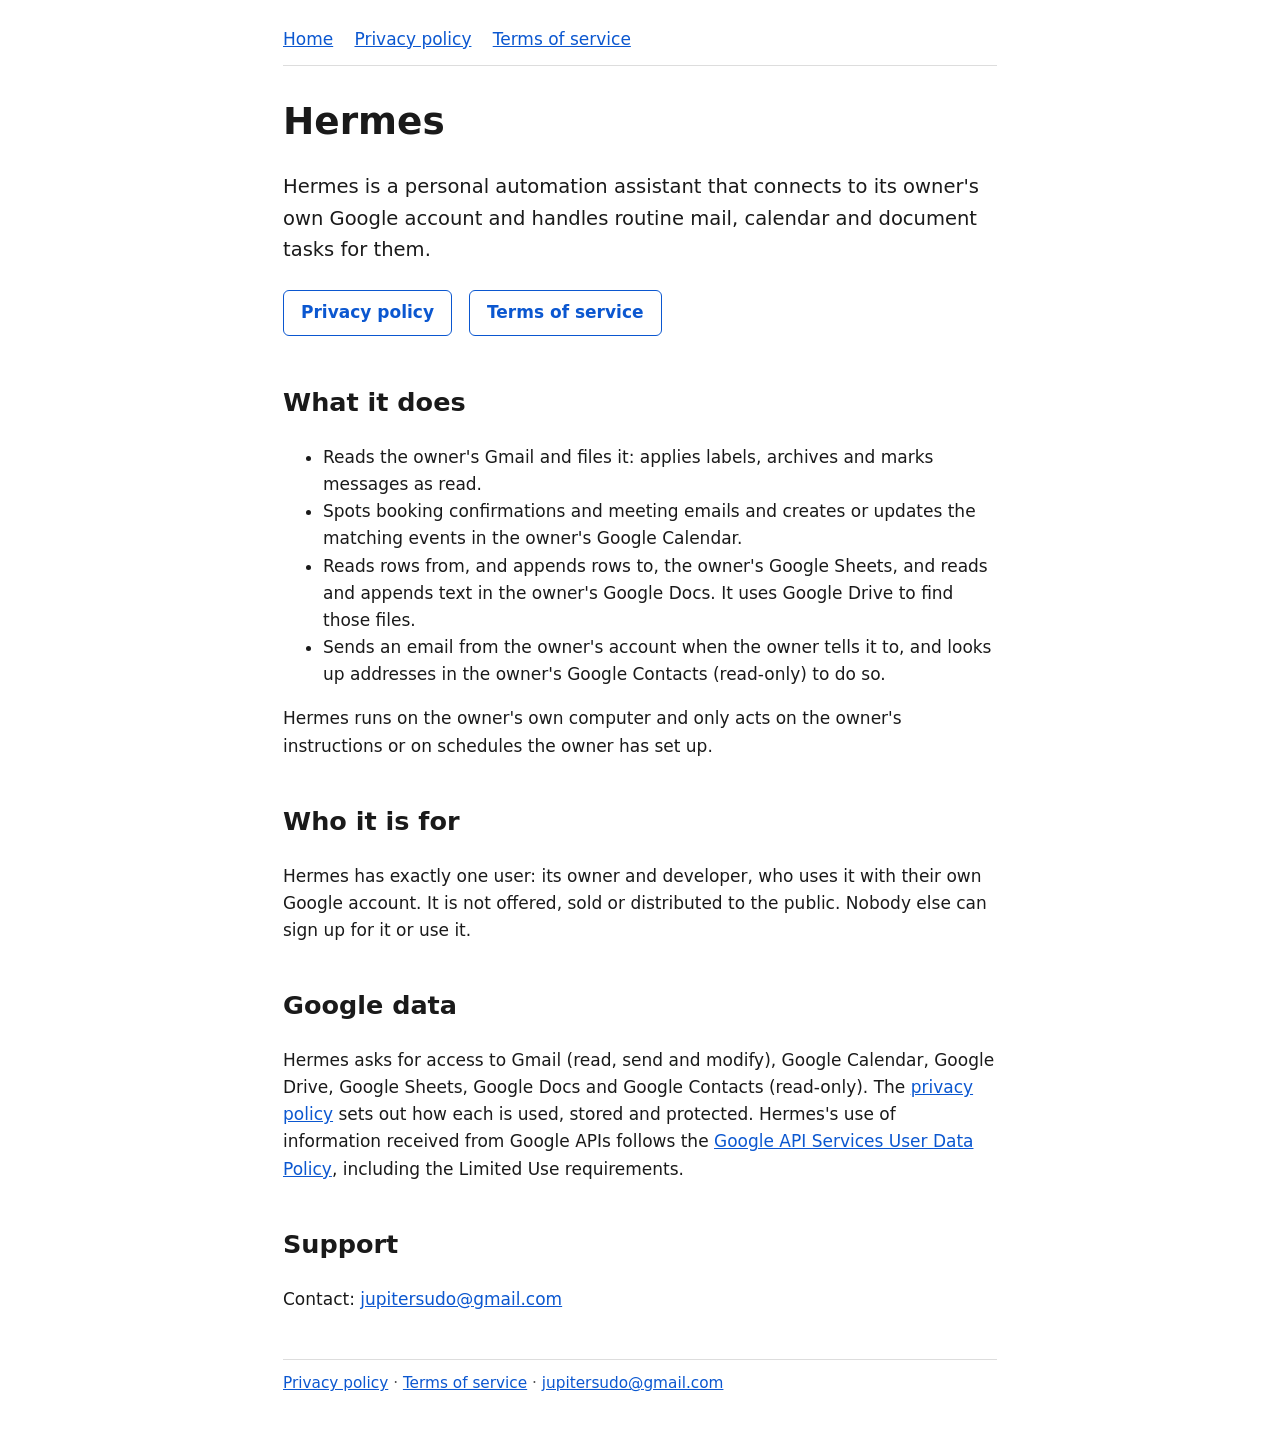
<file: index.html>
<!doctype html>
<html lang="en">
<head>
<meta charset="utf-8">
<meta name="viewport" content="width=device-width, initial-scale=1">
<!-- GOOGLE SEARCH CONSOLE VERIFICATION: replace this comment with the tag Search Console gives you, e.g.
     <meta name="google-site-verification" content="YOUR-TOKEN-HERE">
     See README.md, "Verify domain ownership in Google Search Console". -->
<title>Hermes – personal automation assistant</title>
<meta name="description" content="Hermes is a personal, single-user automation assistant that works with its owner's own Google account.">
<link rel="stylesheet" href="style.css">
</head>
<body>
<nav><a href="./">Home</a><a href="privacy.html">Privacy policy</a><a href="terms.html">Terms of service</a></nav>

<h1>Hermes</h1>
<p class="lead">Hermes is a personal automation assistant that connects to its owner's own Google account and handles routine mail, calendar and document tasks for them.</p>

<p class="links"><a href="privacy.html">Privacy policy</a><a href="terms.html">Terms of service</a></p>

<h2>What it does</h2>
<ul>
  <li>Reads the owner's Gmail and files it: applies labels, archives and marks messages as read.</li>
  <li>Spots booking confirmations and meeting emails and creates or updates the matching events in the owner's Google Calendar.</li>
  <li>Reads rows from, and appends rows to, the owner's Google Sheets, and reads and appends text in the owner's Google Docs. It uses Google Drive to find those files.</li>
  <li>Sends an email from the owner's account when the owner tells it to, and looks up addresses in the owner's Google Contacts (read-only) to do so.</li>
</ul>
<p>Hermes runs on the owner's own computer and only acts on the owner's instructions or on schedules the owner has set up.</p>

<h2>Who it is for</h2>
<p>Hermes has exactly one user: its owner and developer, who uses it with their own Google account. It is not offered, sold or distributed to the public. Nobody else can sign up for it or use it.</p>

<h2>Google data</h2>
<p>Hermes asks for access to Gmail (read, send and modify), Google Calendar, Google Drive, Google Sheets, Google Docs and Google Contacts (read-only). The <a href="privacy.html">privacy policy</a> sets out how each is used, stored and protected. Hermes's use of information received from Google APIs follows the <a href="https://developers.google.com/terms/api-services-user-data-policy">Google API Services User Data Policy</a>, including the Limited Use requirements.</p>

<h2>Support</h2>
<p>Contact: <a href="mailto:jupitersudo@gmail.com">jupitersudo@gmail.com</a></p>

<footer><a href="privacy.html">Privacy policy</a> · <a href="terms.html">Terms of service</a> · <a href="mailto:jupitersudo@gmail.com">jupitersudo@gmail.com</a></footer>
</body>
</html>
</file>
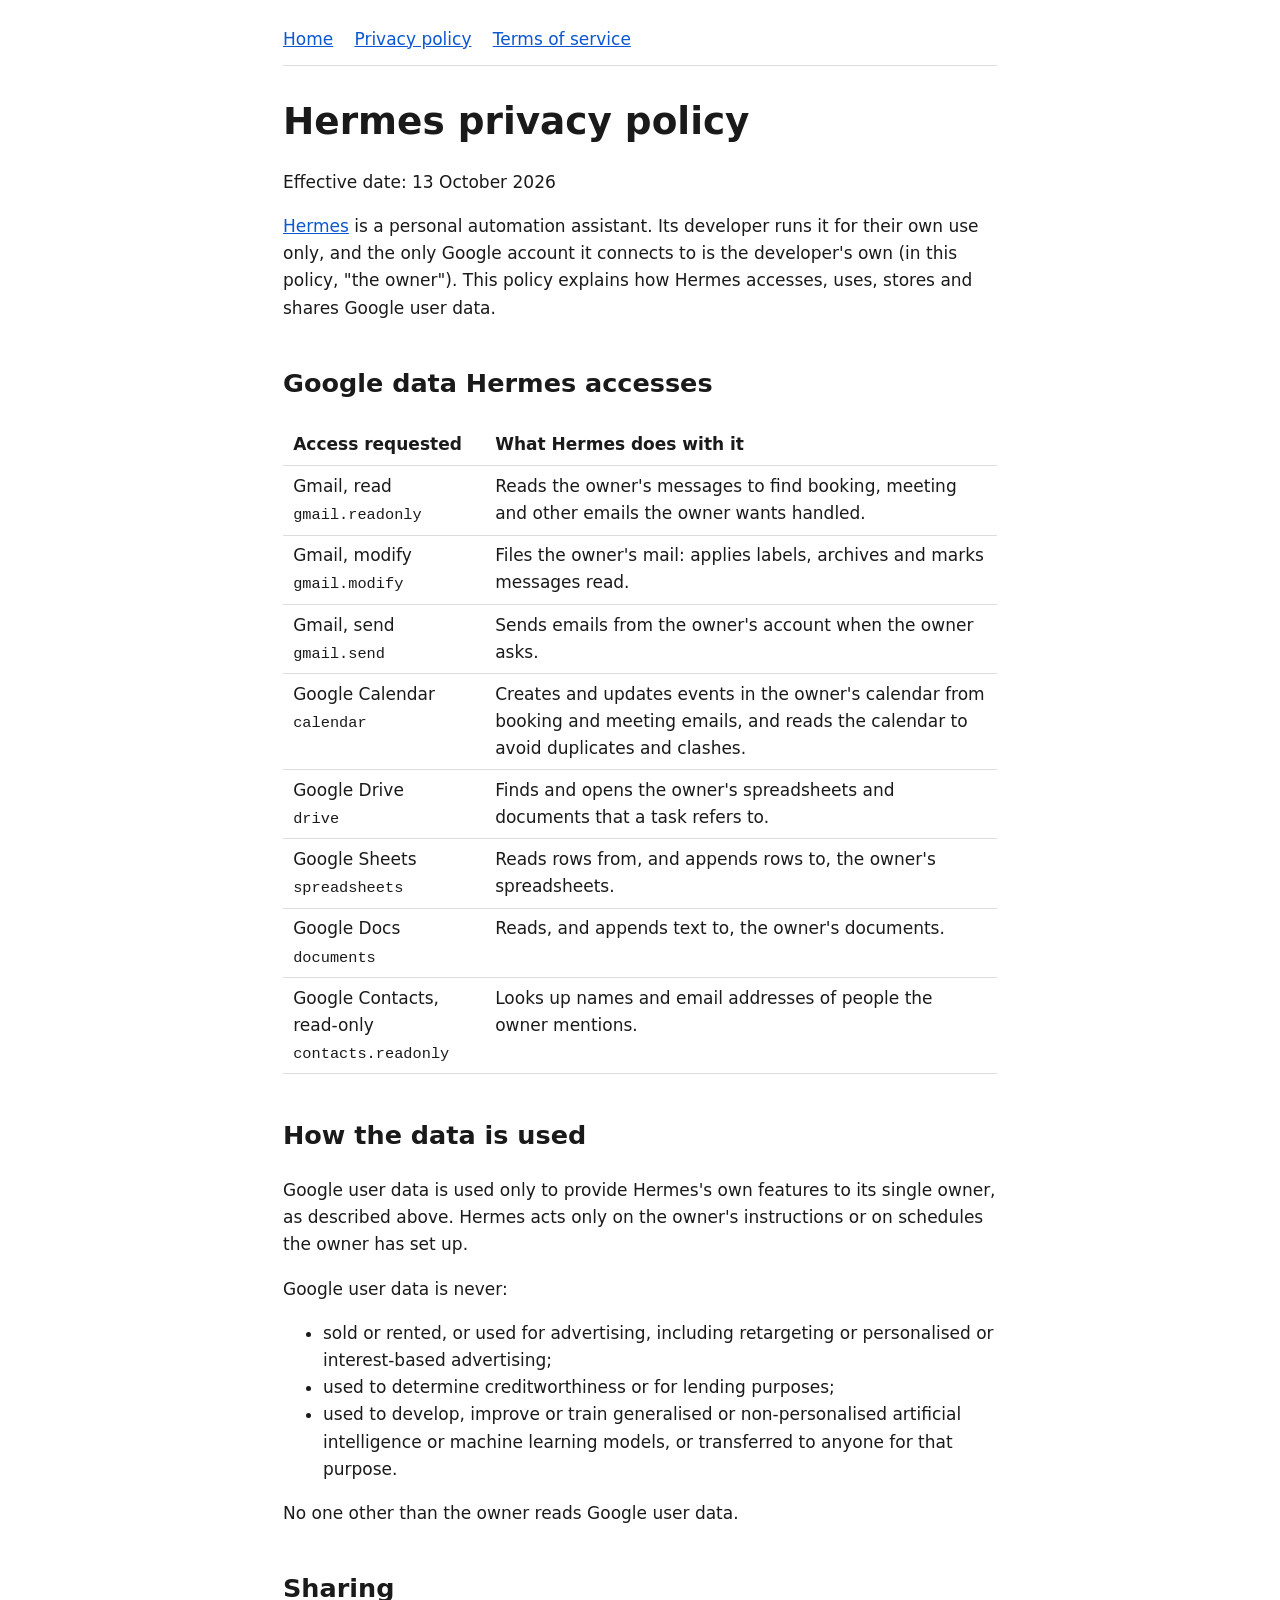
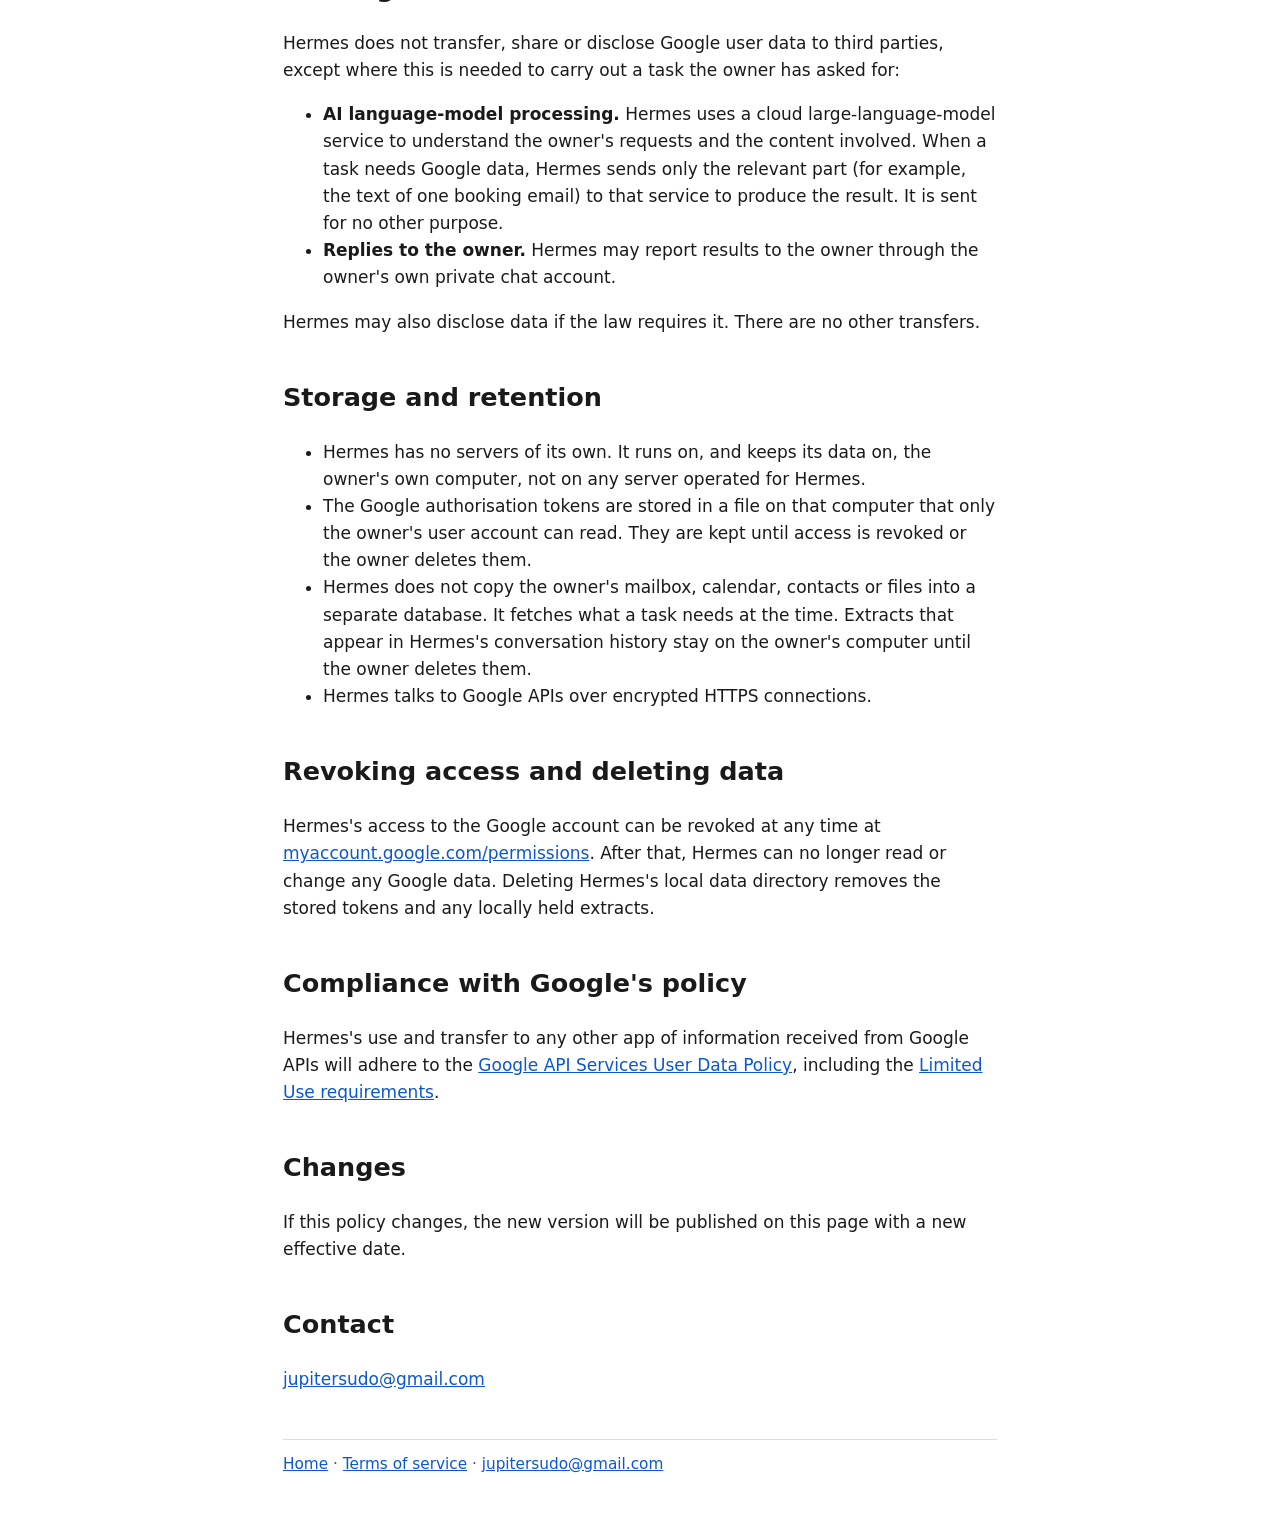
<file: privacy.html>
<!doctype html>
<html lang="en">
<head>
<meta charset="utf-8">
<meta name="viewport" content="width=device-width, initial-scale=1">
<title>Privacy policy – Hermes</title>
<meta name="description" content="How Hermes accesses, uses, stores and shares Google user data.">
<link rel="stylesheet" href="style.css">
</head>
<body>
<nav><a href="./">Home</a><a href="privacy.html">Privacy policy</a><a href="terms.html">Terms of service</a></nav>

<h1>Hermes privacy policy</h1>
<p>Effective date: 13 October 2026</p>

<p><a href="./">Hermes</a> is a personal automation assistant. Its developer runs it for their own use only, and the only Google account it connects to is the developer's own (in this policy, "the owner"). This policy explains how Hermes accesses, uses, stores and shares Google user data.</p>

<h2>Google data Hermes accesses</h2>
<table>
  <tr><th>Access requested</th><th>What Hermes does with it</th></tr>
  <tr><td>Gmail, read<br><code>gmail.readonly</code></td><td>Reads the owner's messages to find booking, meeting and other emails the owner wants handled.</td></tr>
  <tr><td>Gmail, modify<br><code>gmail.modify</code></td><td>Files the owner's mail: applies labels, archives and marks messages read.</td></tr>
  <tr><td>Gmail, send<br><code>gmail.send</code></td><td>Sends emails from the owner's account when the owner asks.</td></tr>
  <tr><td>Google Calendar<br><code>calendar</code></td><td>Creates and updates events in the owner's calendar from booking and meeting emails, and reads the calendar to avoid duplicates and clashes.</td></tr>
  <tr><td>Google Drive<br><code>drive</code></td><td>Finds and opens the owner's spreadsheets and documents that a task refers to.</td></tr>
  <tr><td>Google Sheets<br><code>spreadsheets</code></td><td>Reads rows from, and appends rows to, the owner's spreadsheets.</td></tr>
  <tr><td>Google Docs<br><code>documents</code></td><td>Reads, and appends text to, the owner's documents.</td></tr>
  <tr><td>Google Contacts, read-only<br><code>contacts.readonly</code></td><td>Looks up names and email addresses of people the owner mentions.</td></tr>
</table>

<h2>How the data is used</h2>
<p>Google user data is used only to provide Hermes's own features to its single owner, as described above. Hermes acts only on the owner's instructions or on schedules the owner has set up.</p>
<p>Google user data is never:</p>
<ul>
  <li>sold or rented, or used for advertising, including retargeting or personalised or interest-based advertising;</li>
  <li>used to determine creditworthiness or for lending purposes;</li>
  <li>used to develop, improve or train generalised or non-personalised artificial intelligence or machine learning models, or transferred to anyone for that purpose.</li>
</ul>
<p>No one other than the owner reads Google user data.</p>

<h2>Sharing</h2>
<p>Hermes does not transfer, share or disclose Google user data to third parties, except where this is needed to carry out a task the owner has asked for:</p>
<ul>
  <li><strong>AI language-model processing.</strong> Hermes uses a cloud large-language-model service to understand the owner's requests and the content involved. When a task needs Google data, Hermes sends only the relevant part (for example, the text of one booking email) to that service to produce the result. It is sent for no other purpose.</li>
  <li><strong>Replies to the owner.</strong> Hermes may report results to the owner through the owner's own private chat account.</li>
</ul>
<p>Hermes may also disclose data if the law requires it. There are no other transfers.</p>

<h2>Storage and retention</h2>
<ul>
  <li>Hermes has no servers of its own. It runs on, and keeps its data on, the owner's own computer, not on any server operated for Hermes.</li>
  <li>The Google authorisation tokens are stored in a file on that computer that only the owner's user account can read. They are kept until access is revoked or the owner deletes them.</li>
  <li>Hermes does not copy the owner's mailbox, calendar, contacts or files into a separate database. It fetches what a task needs at the time. Extracts that appear in Hermes's conversation history stay on the owner's computer until the owner deletes them.</li>
  <li>Hermes talks to Google APIs over encrypted HTTPS connections.</li>
</ul>

<h2>Revoking access and deleting data</h2>
<p>Hermes's access to the Google account can be revoked at any time at <a href="https://myaccount.google.com/permissions">myaccount.google.com/permissions</a>. After that, Hermes can no longer read or change any Google data. Deleting Hermes's local data directory removes the stored tokens and any locally held extracts.</p>

<h2>Compliance with Google's policy</h2>
<p>Hermes's use and transfer to any other app of information received from Google APIs will adhere to the <a href="https://developers.google.com/terms/api-services-user-data-policy">Google API Services User Data Policy</a>, including the <a href="https://developers.google.com/terms/api-services-user-data-policy#additional_requirements_for_specific_api_scopes">Limited Use requirements</a>.</p>

<h2>Changes</h2>
<p>If this policy changes, the new version will be published on this page with a new effective date.</p>

<h2>Contact</h2>
<p><a href="mailto:jupitersudo@gmail.com">jupitersudo@gmail.com</a></p>

<footer><a href="./">Home</a> · <a href="terms.html">Terms of service</a> · <a href="mailto:jupitersudo@gmail.com">jupitersudo@gmail.com</a></footer>
</body>
</html>
</file>
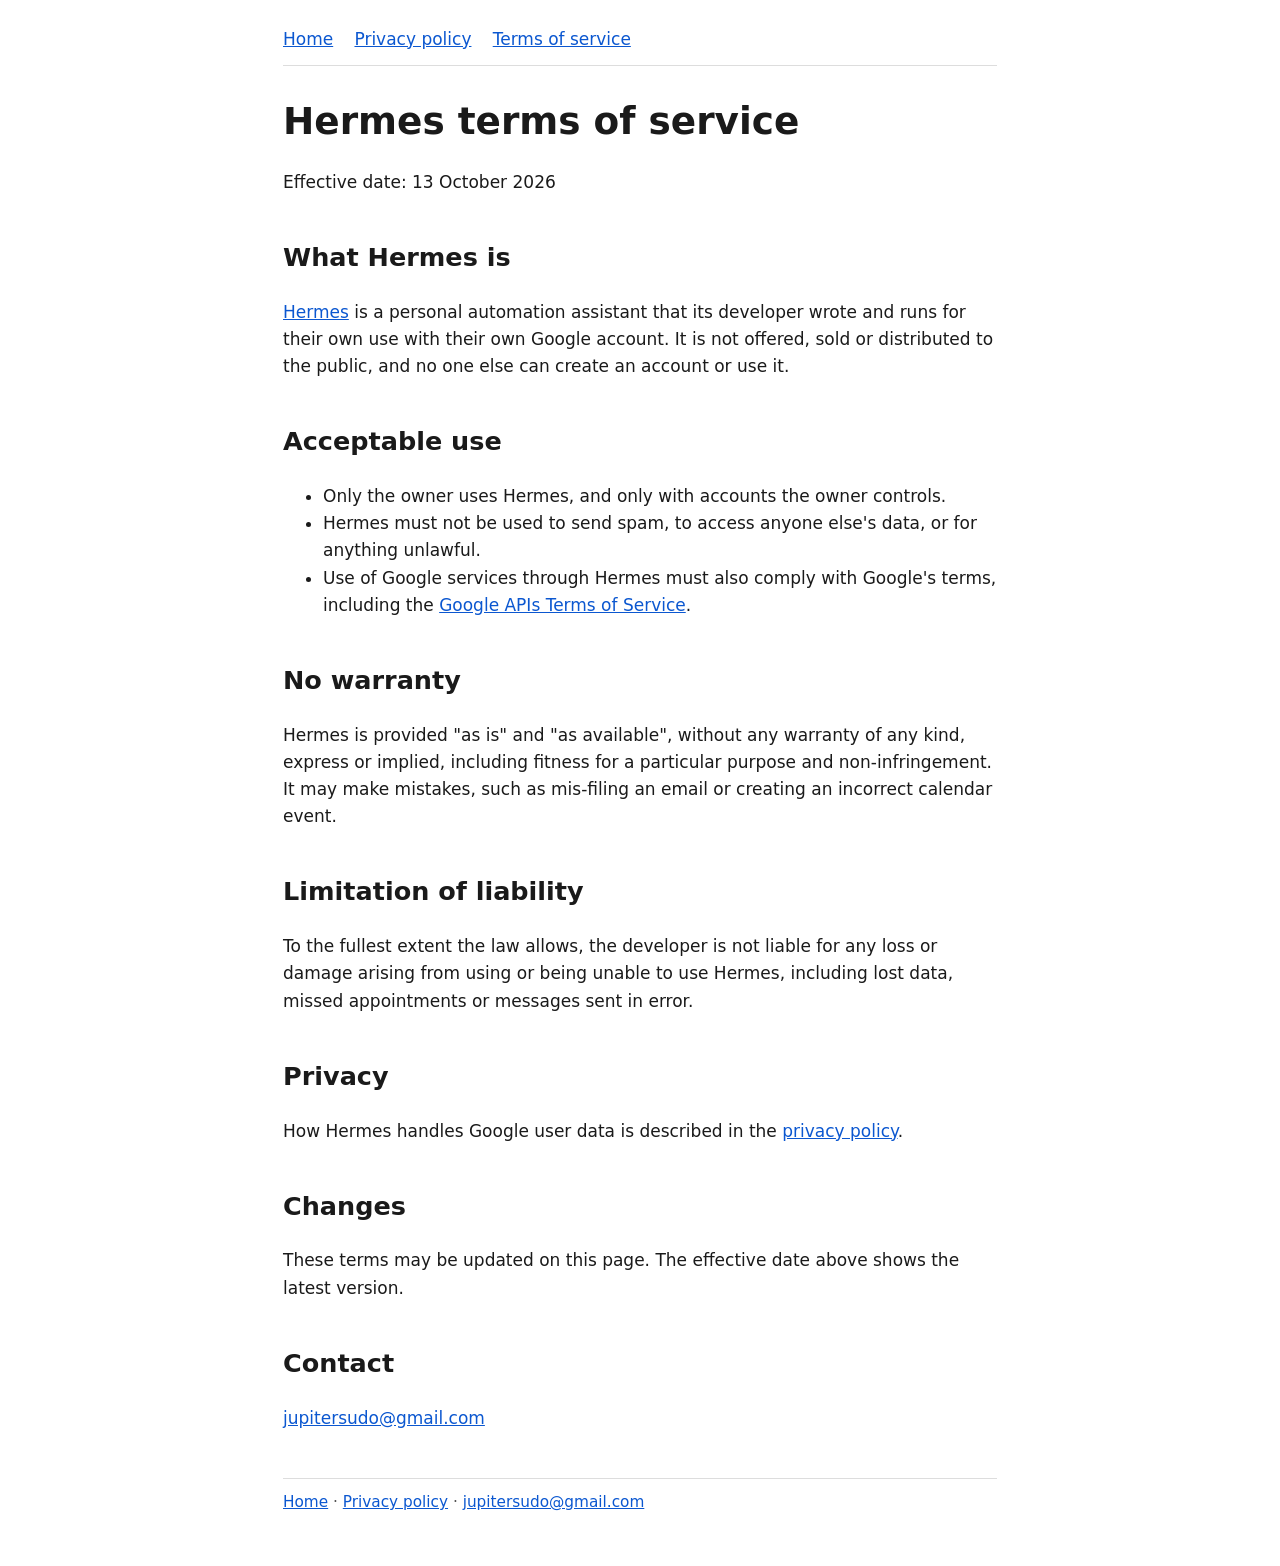
<file: terms.html>
<!doctype html>
<html lang="en">
<head>
<meta charset="utf-8">
<meta name="viewport" content="width=device-width, initial-scale=1">
<title>Terms of service – Hermes</title>
<meta name="description" content="Terms of service for Hermes, a personal single-user automation assistant.">
<link rel="stylesheet" href="style.css">
</head>
<body>
<nav><a href="./">Home</a><a href="privacy.html">Privacy policy</a><a href="terms.html">Terms of service</a></nav>

<h1>Hermes terms of service</h1>
<p>Effective date: 13 October 2026</p>

<h2>What Hermes is</h2>
<p><a href="./">Hermes</a> is a personal automation assistant that its developer wrote and runs for their own use with their own Google account. It is not offered, sold or distributed to the public, and no one else can create an account or use it.</p>

<h2>Acceptable use</h2>
<ul>
  <li>Only the owner uses Hermes, and only with accounts the owner controls.</li>
  <li>Hermes must not be used to send spam, to access anyone else's data, or for anything unlawful.</li>
  <li>Use of Google services through Hermes must also comply with Google's terms, including the <a href="https://developers.google.com/terms">Google APIs Terms of Service</a>.</li>
</ul>

<h2>No warranty</h2>
<p>Hermes is provided "as is" and "as available", without any warranty of any kind, express or implied, including fitness for a particular purpose and non-infringement. It may make mistakes, such as mis-filing an email or creating an incorrect calendar event.</p>

<h2>Limitation of liability</h2>
<p>To the fullest extent the law allows, the developer is not liable for any loss or damage arising from using or being unable to use Hermes, including lost data, missed appointments or messages sent in error.</p>

<h2>Privacy</h2>
<p>How Hermes handles Google user data is described in the <a href="privacy.html">privacy policy</a>.</p>

<h2>Changes</h2>
<p>These terms may be updated on this page. The effective date above shows the latest version.</p>

<h2>Contact</h2>
<p><a href="mailto:jupitersudo@gmail.com">jupitersudo@gmail.com</a></p>

<footer><a href="./">Home</a> · <a href="privacy.html">Privacy policy</a> · <a href="mailto:jupitersudo@gmail.com">jupitersudo@gmail.com</a></footer>
</body>
</html>
</file>
<file: style.css>
body {
  font: 17px/1.6 system-ui, -apple-system, "Segoe UI", Roboto, sans-serif;
  color: #1a1a1a;
  background: #fff;
  max-width: 42em;
  margin: 0 auto;
  padding: 1.5em 1em 3em;
}
nav { border-bottom: 1px solid #ddd; padding-bottom: .75em; margin-bottom: 1.5em; }
nav a { margin-right: 1.25em; }
h1 { font-size: 2.2em; margin: .2em 0 .3em; }
h2 { margin-top: 1.6em; }
a { color: #0b57d0; }
.lead { font-size: 1.15em; }
.links a { display: inline-block; margin: .3em 1em .3em 0; padding: .5em 1em; border: 1px solid #0b57d0; border-radius: 6px; text-decoration: none; font-weight: 600; }
table { border-collapse: collapse; width: 100%; }
th, td { text-align: left; vertical-align: top; padding: .4em .6em; border-bottom: 1px solid #ddd; }
code { font-size: .9em; }
footer { margin-top: 3em; border-top: 1px solid #ddd; padding-top: .75em; font-size: .9em; color: #555; }
</file>
